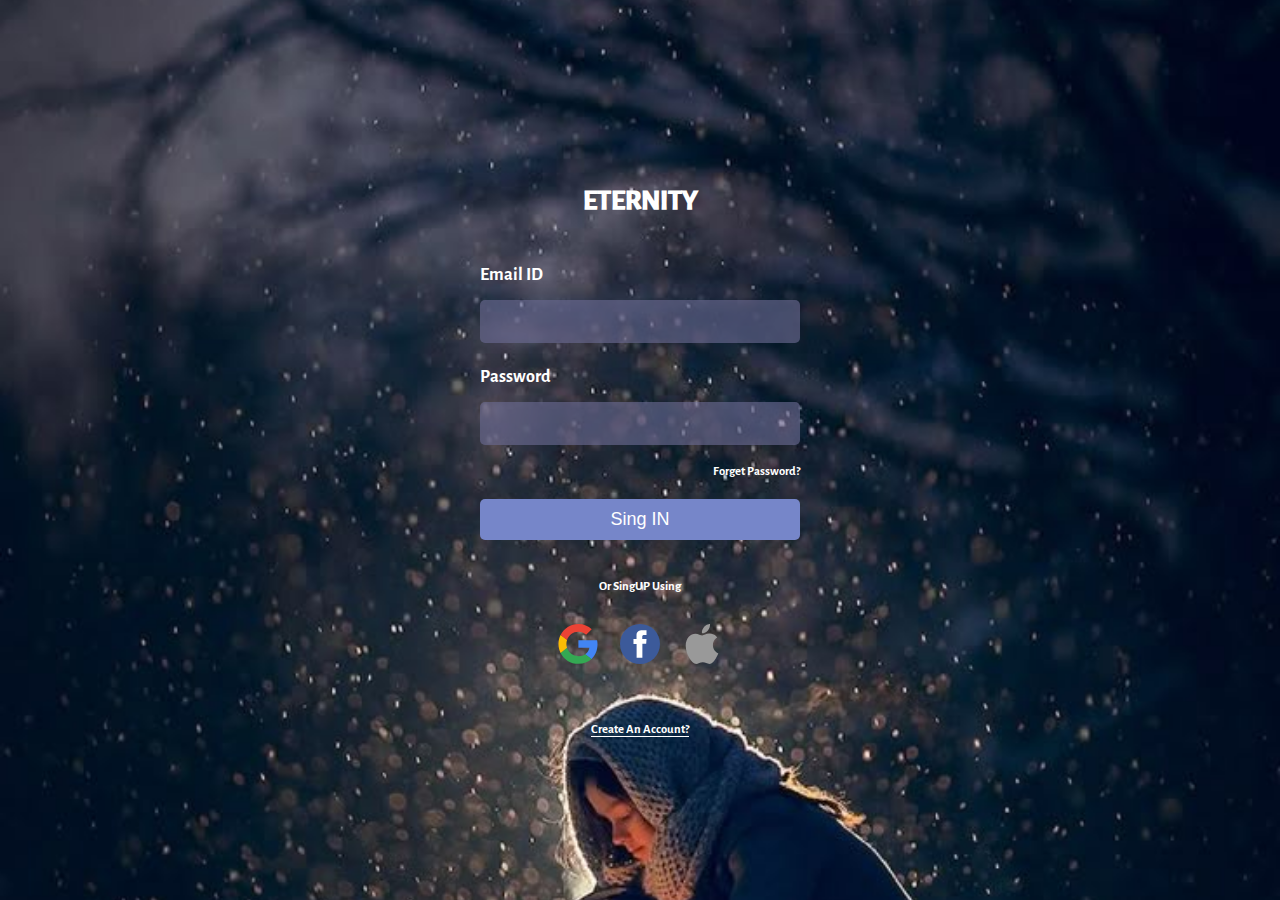
<file: Assingment-2/index.html>
<!DOCTYPE html>
<html lang="en">
<head>
    <meta charset="UTF-8">
    <meta name="viewport" content="width=device-width, initial-scale=1.0">
    <title>Eternity - Login</title>
    <link rel="stylesheet" href="Singin/Signin.css">
    <link rel="preconnect" href="https://fonts.googleapis.com">
  <link rel="preconnect" href="https://fonts.gstatic.com" crossorigin>
  <link href="https://fonts.googleapis.com/css2?family=Gurajada&display=swap" rel="stylesheet">
</head>
<body>
    <div class="container">
      <h1 class="title">ETERNITY</h1>
        <form class="login-form">
            <label for="email">Email ID</label>
            <input type="email" id="email"  required>
            
            <label for="password">Password</label>
            <input type="password" id="password" required>

            <a href="#" class="forgot-password">Forget Password?</a>
            
            <button type="submit" class="btn" onclick="document.location='Home.htm'">Sing IN</button>

            <p class="signup-text">Or SingUP Using</p>
            <div class="social-icons">
                <img src="Singin/google-icon-logo-svgrepo-com.svg" alt="Google">
                <img src="Singin/facebook-3-logo-svgrepo-com.svg" alt="Facebook">
                <img src="Singin/apple-logo-svgrepo-com.svg" alt="Apple">
            </div>

            <p class="create-account"><a href="Signup.html">Create An Account?</a></p>
        </form>
    </div>
</body>
</html>
</file>
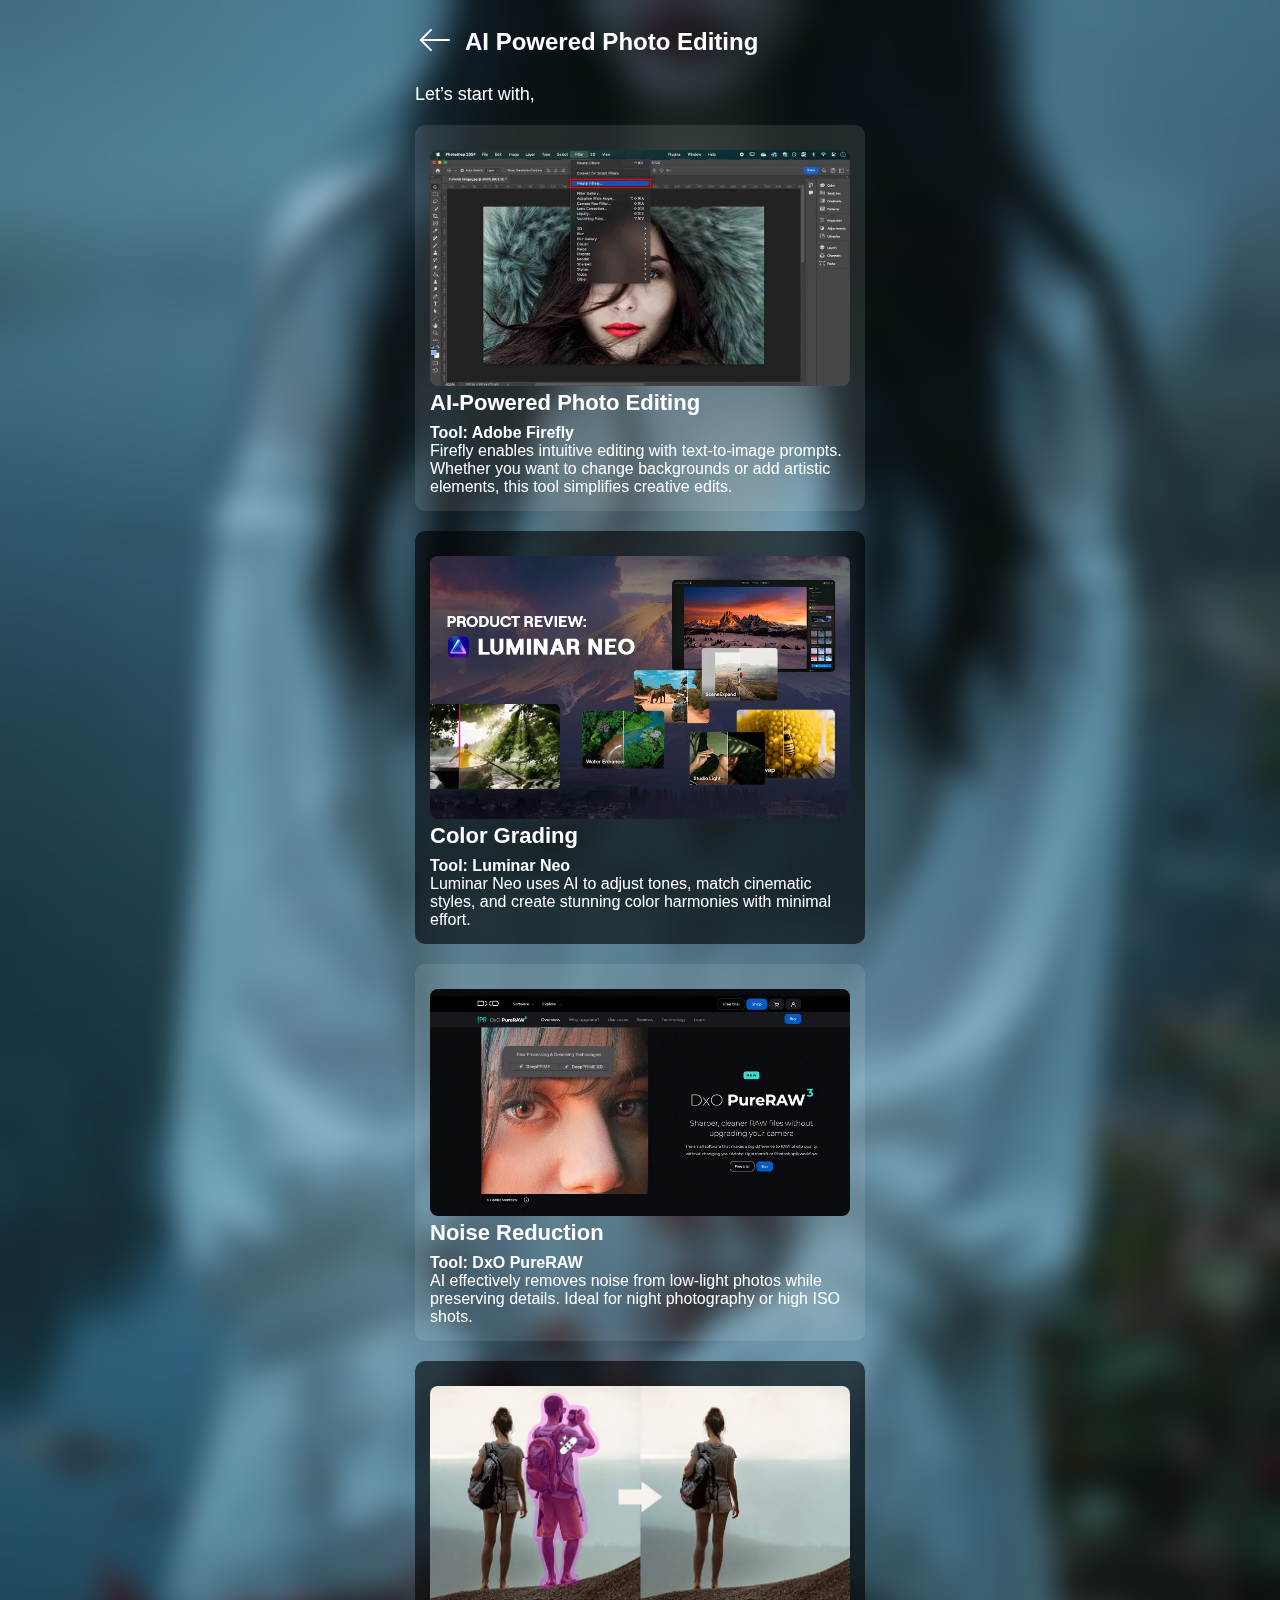
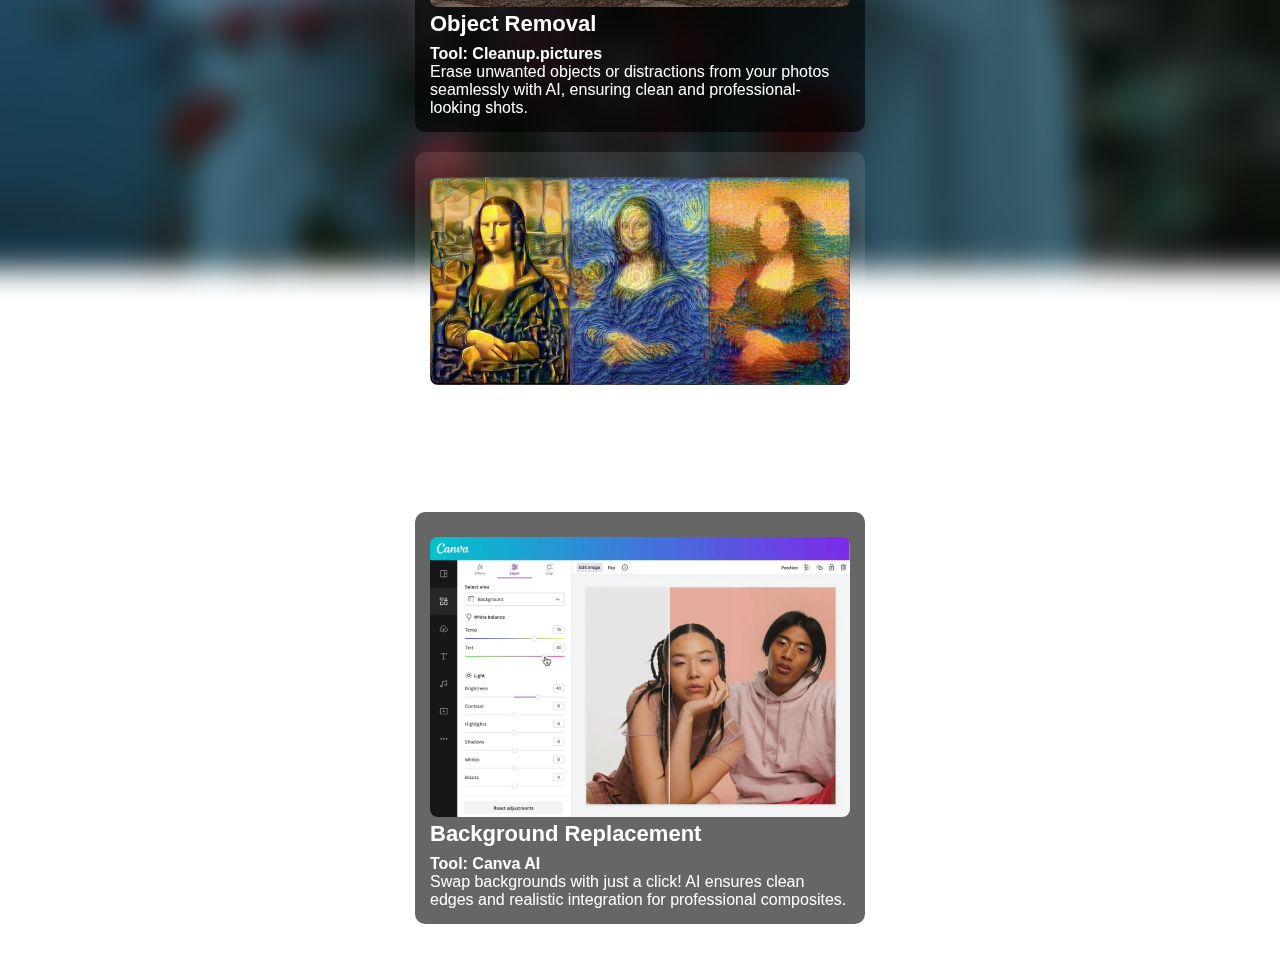
<file: Assingment-2/APE.html>
<!DOCTYPE html>
<html lang="en">
<head>
    <meta charset="UTF-8">
    <meta name="viewport" content="width=device-width, initial-scale=1.0">
    <title>AI Powered Photo Editing</title>
    <link rel="stylesheet" href="APE/APE.css">
</head>
<body>

    <div class="container">
        <div class="header">
            <a href="Home.html"><img src="APE/Arrow Right.svg" alt=""></a>
            <h2>AI Powered Photo Editing</h2>
        </div>

        <section class="intro">
            <p>Let’s start with,</p>
        </section>

        <section class="feature">
            <img src="APE/enhance-image-resolution-in-photoshop-6.avif" alt="Adobe Firefly Example">
            <h3>AI-Powered Photo Editing</h3>
            <p><b>Tool: Adobe Firefly</b><br>Firefly enables intuitive editing with text-to-image prompts. Whether you want to change backgrounds or add artistic elements, this tool simplifies creative edits.</p>
        </section>

        <section class="feature dark">
          <img src="APE/Luminar-neo-banner.webp" alt="Luminar Neo Example">
            <h3>Color Grading</h3>
            <p><b>Tool: Luminar Neo</b><br>Luminar Neo uses AI to adjust tones, match cinematic styles, and create stunning color harmonies with minimal effort.</p>
        </section>

        <section class="feature">
          <img src="APE/dxo-pureraw3-homepage-1920w.webp" alt="DxO PureRAW Example">
            <h3>Noise Reduction</h3>
            <p><b>Tool: DxO PureRAW</b><br>AI effectively removes noise from low-light photos while preserving details. Ideal for night photography or high ISO shots.</p>
        </section>

        <section class="feature dark">
          <img src="APE/jpg-cleaner-2.jpg" alt="Object Removal Example">
            <h3>Object Removal</h3>
            <p><b>Tool: Cleanup.pictures</b><br>Erase unwanted objects or distractions from your photos seamlessly with AI, ensuring clean and professional-looking shots.</p>
        </section>

        <section class="feature">
          <img src="APE/style changer.jpg" alt="Style Transfer Example">
            <h3>Style Transfer</h3>
            <p><b>Tool: DeepArt</b><br>Transform your photo into a digital painting or replicate the style of famous artists with AI-driven style transfer tools.</p>
        </section>

        <section class="feature dark">
          <img src="APE/feature_Change-BG-Color_promo-showcase_012x.webp" alt="Background Replacement Example">
            <h3>Background Replacement</h3>
            <p><b>Tool: Canva AI</b><br>Swap backgrounds with just a click! AI ensures clean edges and realistic integration for professional composites.</p>
        </section>
    </div>

</body>
</html>
</file>
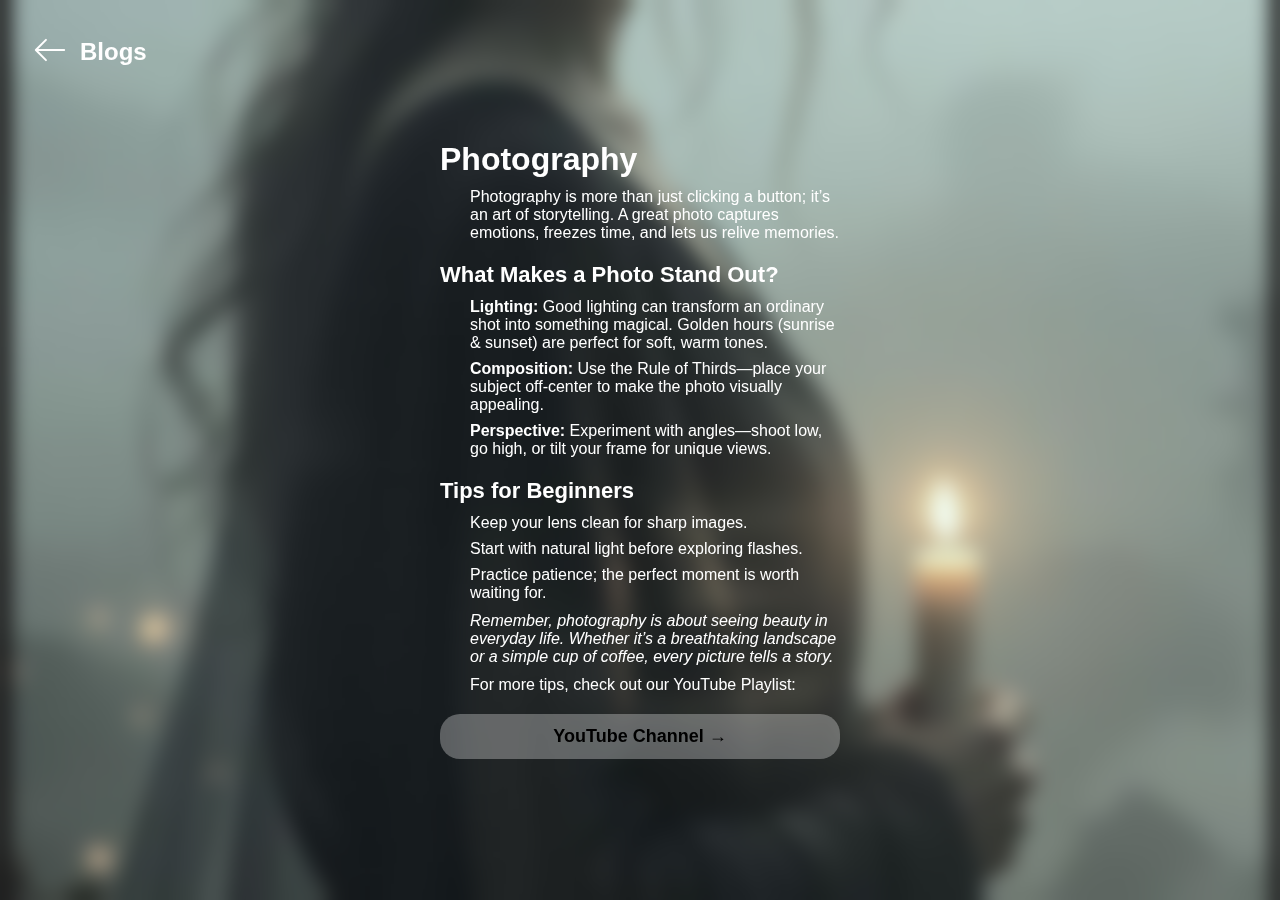
<file: Assingment-2/Blogs.html>
<!DOCTYPE html>
<html lang="en">
<head>
    <meta charset="UTF-8">
    <meta name="viewport" content="width=device-width, initial-scale=1.0">
    <title>Photography Blog</title>
    <link rel="stylesheet" href="Blogs/Blogs.css">
</head>
<body>

    <div class="container">
        <div class="header">
            <a href="Home.html"><img src="Blogs/Arrow Right.svg" alt=""></a>
            <h2>Blogs</h2>
        </div>

        <div class="content">
            <h1>Photography</h1>
            <p>Photography is more than just clicking a button; it’s an art of storytelling. A great photo captures emotions, freezes time, and lets us relive memories.</p>

            <h2>What Makes a Photo Stand Out?</h2>
            <ul>
                <li><b>Lighting:</b> Good lighting can transform an ordinary shot into something magical. Golden hours (sunrise & sunset) are perfect for soft, warm tones.</li>
                <li><b>Composition:</b> Use the Rule of Thirds—place your subject off-center to make the photo visually appealing.</li>
                <li><b>Perspective:</b> Experiment with angles—shoot low, go high, or tilt your frame for unique views.</li>
            </ul>

            <h2>Tips for Beginners</h2>
            <ul>
                <li>Keep your lens clean for sharp images.</li>
                <li>Start with natural light before exploring flashes.</li>
                <li>Practice patience; the perfect moment is worth waiting for.</li>
            </ul>

            <p class="closing">Remember, photography is about seeing beauty in everyday life. Whether it’s a breathtaking landscape or a simple cup of coffee, every picture tells a story.</p>

            <p class="youtube-info">For more tips, check out our YouTube Playlist:</p>
            <button class="youtube-btn" scr="">YouTube Channel →</button>
        </div>
    </div>

</body>
</html>
</file>
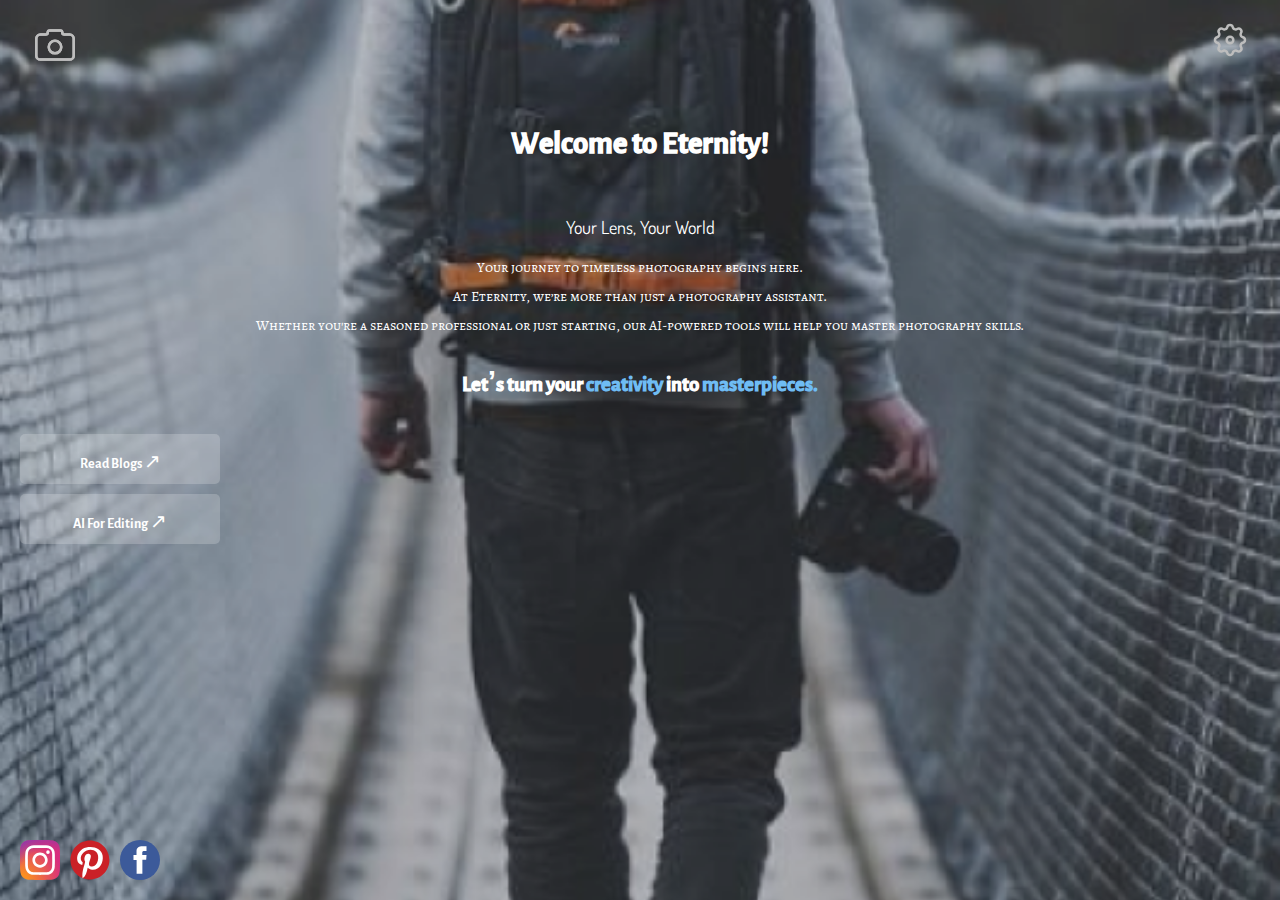
<file: Assingment-2/Home.html>
<!DOCTYPE html>
<html lang="en">
<head>
    <meta charset="UTF-8">
    <meta name="viewport" content="width=device-width, initial-scale=1.0">
    <title>Eternity</title>
    <link rel="stylesheet" href="Home/Home.css">
    <link rel="preconnect" href="https://fonts.googleapis.com">
<link rel="preconnect" href="https://fonts.gstatic.com" crossorigin>
<link href="https://fonts.googleapis.com/css2?family=Alegreya+SC:ital,wght@0,400;0,500;0,700;0,800;0,900;1,400;1,500;1,700;1,800;1,900&family=Gurajada&display=swap" rel="stylesheet">

<link rel="preconnect" href="https://fonts.googleapis.com">
<link rel="preconnect" href="https://fonts.gstatic.com" crossorigin>
<link href="https://fonts.googleapis.com/css2?family=Alegreya+SC:ital,wght@0,400;0,500;0,700;0,800;0,900;1,400;1,500;1,700;1,800;1,900&family=Gurajada&display=swap" rel="stylesheet">

<link rel="preconnect" href="https://fonts.googleapis.com">
<link rel="preconnect" href="https://fonts.gstatic.com" crossorigin>
<link href="https://fonts.googleapis.com/css2?family=Alegreya+SC:ital,wght@0,400;0,500;0,700;0,800;0,900;1,400;1,500;1,700;1,800;1,900&family=Dosis:wght@200..800&family=Gurajada&display=swap" rel="stylesheet">
</head>
<body>
    <div class="container">
        <header>
            <nav>
                <a href="Profile.html"><img class="camera-icon" src="Home/Camera.svg"></a>
                <a href="Settings.html"><img class="settings-icon" src="Home/Settings.svg"></a>
            </nav>
        </header>
        <div><h1 class="hed">Welcome to Eternity!</h1></div>
        <div><p class="tagline">Your Lens, Your World</p></div>
        <section class="intro">
            <p>Your journey to timeless photography begins here.</p>
            <p>At Eternity, we’re more than just a photography assistant.</p>
            <p>Whether you're a seasoned professional or just starting, our AI-powered tools will help you master photography skills.</p>
        </section>

        <section class="highlight">
            <h2>Let’s turn your <span>creativity</span> into <span>masterpieces.</span></h2>
        </section>

        <div class="buttons">
            <button class="btn" onclick="document.location='Blogs.html'">Read Blogs ↗</button>
            <button class="btn" onclick="document.location='APE.html'">AI For Editing ↗</button>
        </div>

            <div class="social-icons">
                <img class="social-icons-1" src="Home/instagram-2-1-logo-svgrepo-com.svg">
                <img class="social-icons-2" src="Home/pinterest-1-logo-svgrepo-com.svg">
                <img class="social-icons-3" src="Home/facebook-3-logo-svgrepo-com.svg">
            </div>
    </div>
</body>
</html>
</file>
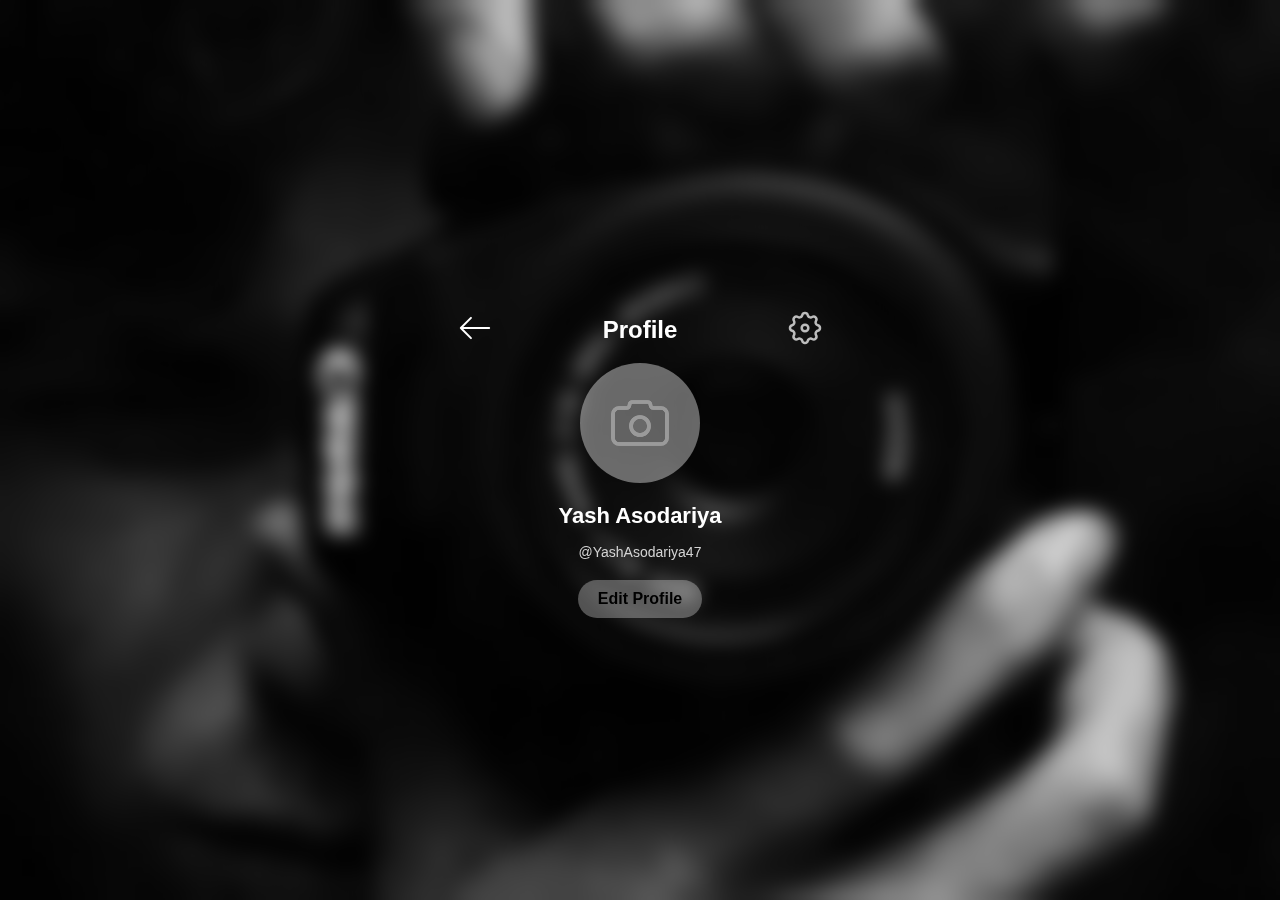
<file: Assingment-2/Profile.html>
<!DOCTYPE html>
<html lang="en">
<head>
    <meta charset="UTF-8">
    <meta name="viewport" content="width=device-width, initial-scale=1.0">
    <title>Profile Page</title>
    <link rel="stylesheet" href="Profile/Profile.css">
</head>
<body>

    <div class="container">
        <div class="header">
            <a href="Home.html"><img src="Profile/Arrow Right.svg" alt=""></a>
            <h2>Profile</h2>
            <a href="Settings.html" ><img src="Profile/Settings.svg" alt=""></a>
        </div>

        <div class="profile">
            <div class="profile-pic">
                <img src="Profile/Camera.svg" alt="Profile Picture">
            </div>
            <h3>Yash Asodariya</h3>
            <p class="username">@YashAsodariya47</p>
            <button class="edit-btn">Edit Profile</button>
        </div>
    </div>

</body>
</html>
</file>
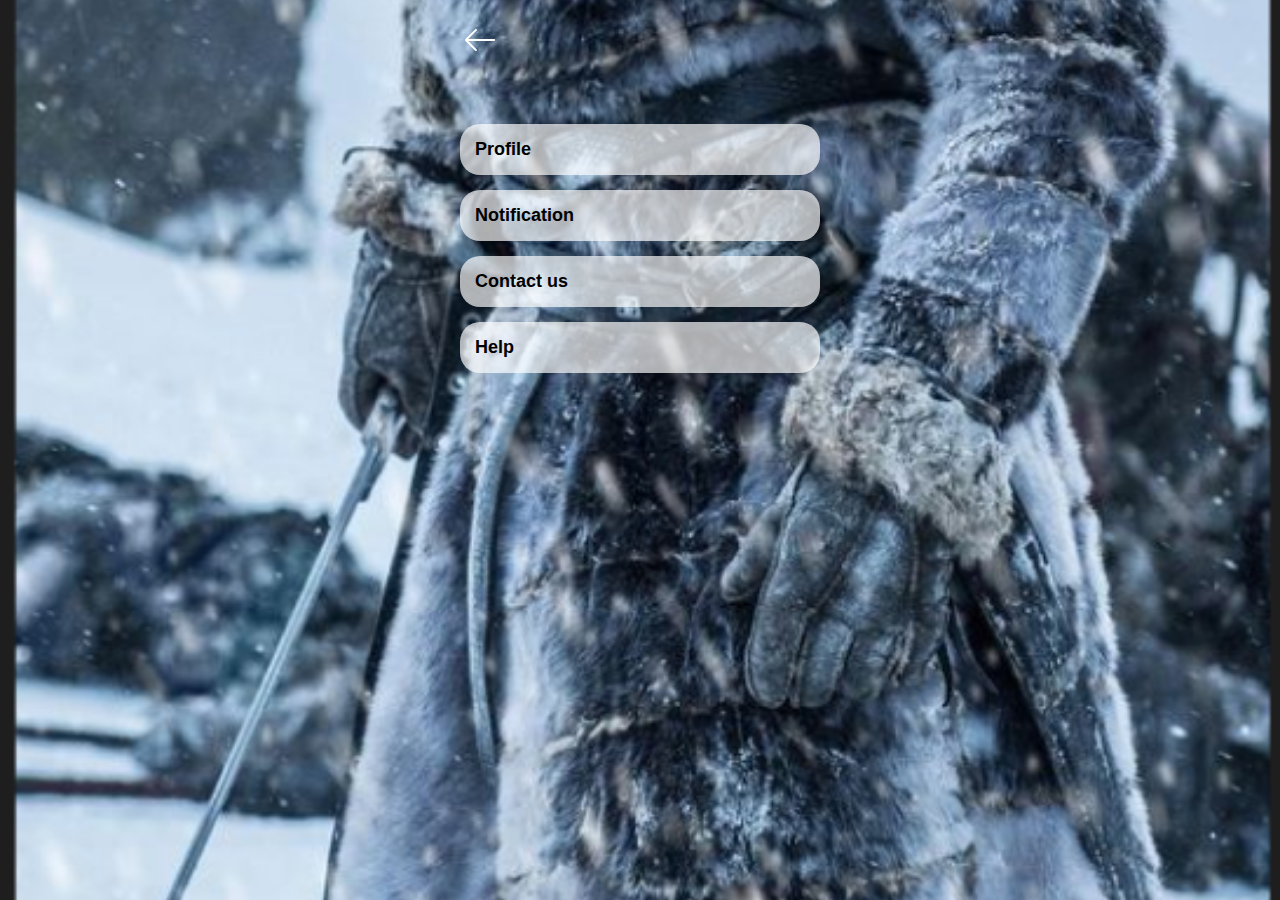
<file: Assingment-2/Settings.html>
<!DOCTYPE html>
<html lang="en">
<head>
    <meta charset="UTF-8">
    <meta name="viewport" content="width=device-width, initial-scale=1.0">
    <title>Settings Menu</title>
    <link rel="stylesheet" href="Settings/Setting.css">
</head>
<body>

    <div class="container">
        <a href="Home.html" class="back-button"><img src="Settings/Arrow Right.svg" alt=""></a> <!-- Back Arrow -->
        <div class="menu">
            <div class="menu-item" onclick="document.location='Profile.html'">Profile</div>
            <div class="menu-item">Notification</div>
            <div class="menu-item">Contact us</div>
            <div class="menu-item">Help</div>
        </div>
    </div>

</body>
</html>
</file>
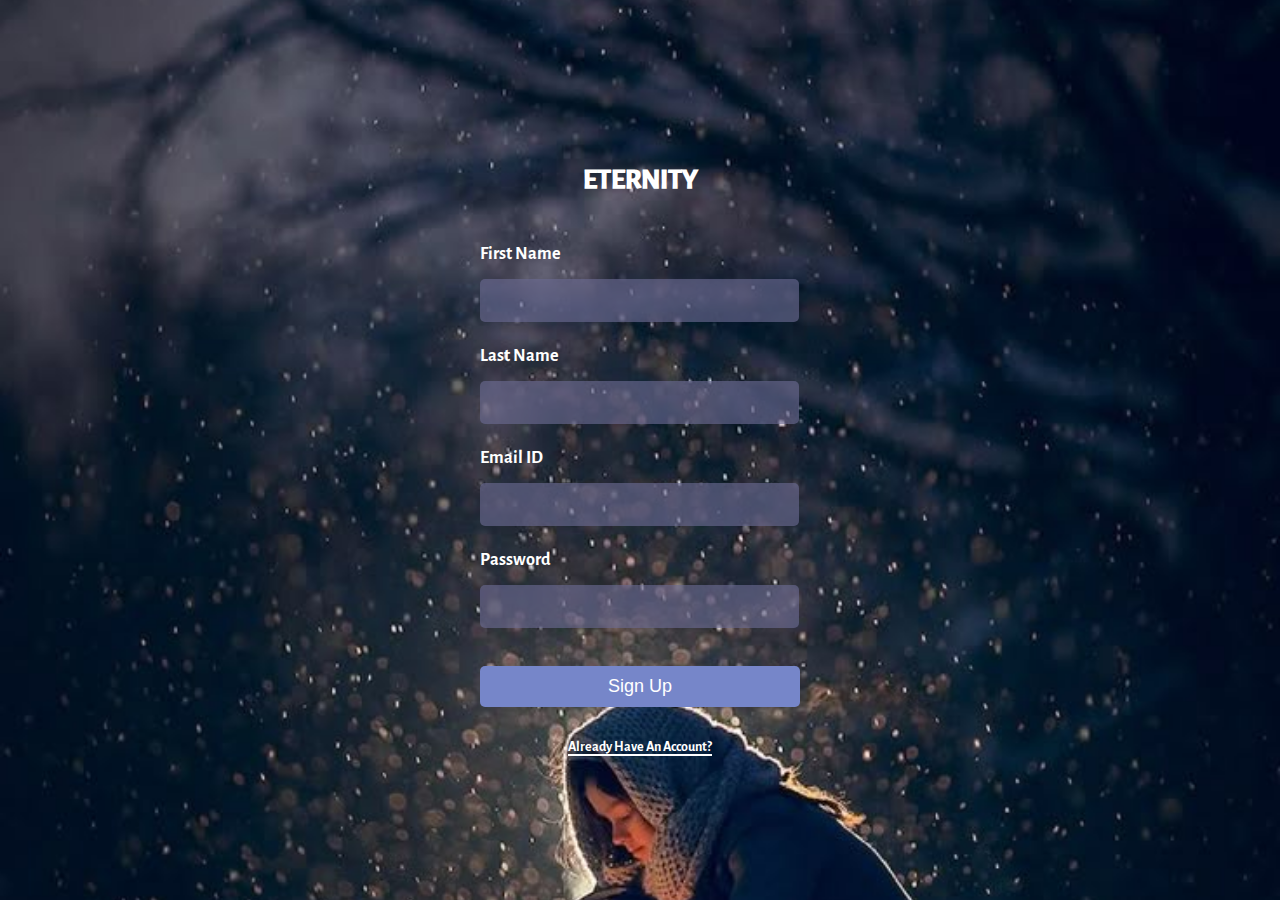
<file: Assingment-2/Signup.html>
<!DOCTYPE html>
<html lang="en">
<head>
    <meta charset="UTF-8">
    <meta name="viewport" content="width=device-width, initial-scale=1.0">
    <title>Eternity - Sign Up</title>
    <link rel="stylesheet" href="Singup/Singup.css">
    <link rel="stylesheet" href="Singin/Signin.css">
    <link rel="preconnect" href="https://fonts.googleapis.com">
  <link rel="preconnect" href="https://fonts.gstatic.com" crossorigin>
  <link href="https://fonts.googleapis.com/css2?family=Gurajada&display=swap" rel="stylesheet">
</head>
<body>
    <div class="container">
        <h1 class="title">ETERNITY</h1>
        <form class="signup-form">
            <label for="first-name">First Name</label>
            <input type="text" id="first-name" required>
            
            <label for="last-name">Last Name</label>
            <input type="text" id="last-name" required>

            <label for="email">Email ID</label>
            <input type="email" id="email"required>

            <label for="password">Password</label>
            <input type="password" id="password" required>

            <button type="submit" class="btn" onclick="document.location='Home.html'">Sign Up</button>

            <p class="login-text"><a href="index.html">Already Have An Account?</a></p>
        </form>
    </div>
</body>
</html>
</file>
<file: Assingment-2/Singin/Signin.css>
body {
  margin: 0;
  padding: 0;
  font-family: 'Gurajada', sans-serif;
  background: url('background.jpg') no-repeat center center/cover;
  display: flex;
  justify-content: center;
  align-items: center;
  height: 100vh;
  background-image: url(Tumblr.jpg);
}
.container {
  padding: px;
  border-radius: 10px;
  text-align: center;
  width: 320px;
}

.title {
  color: white;
  font-size: 40px;
  margin-bottom: 10px;
}

.login-form {
  display: flex;
  flex-direction: column;
}

label {
  color: white;
  text-align: left;
  font-size: 26px;
}

input {
  width: 98%px;
  padding: 10px;
  margin-bottom: 8px;
  border-radius: 5px;
  border: none;
  font-size: 20px;
  outline: none;
  background-color: rgba(105, 106, 145, 0.645);
  color: lightgray;
}

.forgot-password {
  color: white;
  font-size: 18px;
  text-align: right;
  margin-bottom: 10px;
  text-decoration: none;
}

.btn {
  background-color: #7686c9;
  color: white;
  border: none;
  padding: 10px;
  border-radius: 5px;
  font-size: 18px;
  cursor: pointer;
  margin-bottom: 10px;
}

.signup-text {
  color: white;
  font-size: 18px;
  margin-bottom: 10px;
}

.social-icons img {
  width: 40px;
  margin: 10px;
  cursor: pointer;
}

.create-account {
  color: white;
  font-size: 18px;
  margin-top: 25px;
  cursor: pointer;
}

.create-account a {
  color: white;
  text-decoration: underline;
  text-underline-offset: 3px;
}

.create-account a:hover {
  color: white;
  text-decoration: underline;
}

.create-account a:visited {
  color: white;
}

.create-account a:active {
  color: white;
}
</file>
<file: Assingment-2/Home/Home.css>
* {
    margin: 0;
    padding: 0;
    box-sizing: border-box;
    font-family: 'Gurajada', sans-serif;
}

body {
    background: url(home_background.png) no-repeat center center/cover;
    display: flex;
    justify-content: center;
    align-items: center;
    flex-direction: row;
}

.container {
    width: 100%;
    text-align: center;
    color: white;
    padding: 20px;
    border-radius: 10px;
}

header {
    display: flex;
    justify-content: space-between;
    align-items: center;
    justify-content: space-evenly;
    
}

.camera-icon{
  font-size: 16px;
  cursor: pointer;
  position: absolute;
  left: 30px;
}
.settings-icon{
  font-size: 16px;
  cursor: pointer;
  position: absolute;
  right: 30px;
}
h1 {
    font-size: 44px;
    font-weight: bold;
    margin-top: 80px;
    margin-bottom: 30px;
}

.tagline {
    font-size: 18px;
    margin-bottom: 20px;
    font-family: Dosis;
}

.intro p {
    font-size: 14px;
    margin-bottom: 10px;
    font-family: Alegreya SC;
}

.highlight h2 {
    font-size: 30px;
    font-weight: bold;
    margin-top: 20px;
}

.highlight span {
    color: #6fbcf4;
}

.buttons {
    margin-top: 20px;
    vertical-align: middle;
}

.btn {
    display: block;
    width: 200px;
    height: 50px;
    background: rgba(255, 255, 255, 0.2);
    border: none;
    padding: 10px;
    margin: 10px 0;
    font-size: 18px;
    color: white;
    border-radius: 5px;
    cursor: pointer;
    font-size: 20px;
}

.btn:hover {
    background: rgba(255, 255, 255, 0.3);
}

footer {
    margin-top: 20px;
}

.social-icons{
    margin: 0 10px;
    cursor: pointer;
}
.social-icons-1{
  width: 40px;
  position: absolute;
  bottom: 20px;
  left: 20px;
}
.social-icons-2{
  width: 40px;
  position: absolute;
  bottom: 20px;
  left: 70px;
}

.social-icons-3{
  width: 40px;
  position: absolute;
  bottom: 20px;
  left: 120px;
}
</file>
<file: Assingment-2/Settings/Setting.css>
* {
  margin: 0;
  padding: 0;
  box-sizing: border-box;
  font-family: Arial, sans-serif;
}

body {
  display: flex;
  justify-content: center;
  align-items: center;
  background: url('Setting-background.png') no-repeat center center/cover;
}

.container {
  width: 100%;
  max-width: 400px;
  padding: 20px;
  position: relative;
}

.menu {
  display: flex;
  flex-direction: column;
  gap: 15px;
  margin-top: 60px;
}

.menu-item {
  background: rgba(255, 255, 255, 0.678);
  padding: 15px;
  border-radius: 20px;
  text-align: left;
  font-size: 18px;
  font-weight: bold;
  color: black;
  cursor: pointer;
  transition: 0.3s;
}

.menu-item:hover {
  background: rgba(255, 255, 255, 0.4);
}
</file>
<file: Assingment-2/Singup/Singup.css>
body {
  margin: 0;
  padding: 0;
  font-family: 'Gurajada', sans-serif;
  background: url('background.jpg') no-repeat center center/cover;
  display: flex;
  justify-content: center;
  align-items: center;
  height: 100vh;
  background-image: url(Tumblr.jpg);
}

.container {
  padding: 20px;
  border-radius: 10px;
  text-align: center;
  width: 320px;
}

.title {
  color: white;
  font-size: 40px;
  margin-bottom: 20px;
}

.signup-form {
  display: flex;
  flex-direction: column;
}

label {
  color: white;
  text-align: left;
  font-size: 18px;
}

input {
  width: 93.5%;
  padding: 10px;
  margin-bottom: 10px;
  border-radius: 5px;
  border: none;
  font-size: 20px;
  color: white;
  background-color: rgba(105, 106, 145, 0.645);
  color: lightgray;
}
.btn {
  background-color: #7686c9;
  color: white;
  border: none;
  padding: 12px;
  border-radius: 5px;
  font-size: 18px;
  cursor: pointer;
  margin-bottom: 10px;
  margin-top: 30px;
}

.login-text {
  color: white;
  font-size: 20px;
  margin-top: 10px;
  cursor: pointer;
}

.login-text a {
  color: white;
  text-decoration: underline;
  text-underline-offset: 3px;
}

.login-text a:hover {
  color: white;
  text-decoration: underline;
}

.login-text a:visited {
  color: white;
}

.login-text a:active {
  color: white;
}
</file>
<file: Assingment-2/APE/APE.css>
/* Reset and General Styling */
* {
  margin: 0;
  padding: 0;
  box-sizing: border-box;
  font-family: Arial, sans-serif;
}

/* Fixed Background */
body {
  background: url('APE-back-ground.png') no-repeat center center/cover;
  background-attachment: fixed;
  color: white;
  overflow-x: hidden;
  backdrop-filter: blur(15px);
}

/* Scrollable Content Container */
.container {
  width: 90%;
  max-width: 450px;
  margin: auto;
  padding-bottom: 50px;
}

/* Header */
.header {
  display: flex;
  align-items: center;
  gap: 10px;
  padding: 20px 0;
}
/* Section Styling */
.intro p {
  font-size: 18px;
  margin-bottom: 10px;
}

.feature {
  background: rgba(255, 255, 255, 0.1);
  padding: 15px;
  margin-top: 20px;
  border-radius: 10px;
}

.feature.dark {
  background: rgba(0, 0, 0, 0.6);
}

.feature h3 {
  font-size: 22px;
  margin-bottom: 8px;
}

.feature p {
  font-size: 16px;
}

.feature img {
  width: 100%;
  border-radius: 8px;
  margin-top: 10px;
}

/* Responsive */
@media (max-width: 768px) {
  .container {
      width: 95%;
  }
}
</file>
<file: Assingment-2/Blogs/Blogs.css>
/* Reset and General Styling */
* {
  margin: 0;
  padding: 0;
  box-sizing: border-box;
  font-family: Arial, sans-serif;
}

/* Full-Screen Background */
body {
  height: 100vh;
  display: flex;
  justify-content: center;
  align-items: center;
  background: url('Blogs-back-ground.png') no-repeat center center/cover;
  backdrop-filter: blur(10px);
  color: white;
}

/* Container */
.container {
  width: 90%;
  max-width: 400px;
  text-align: left;
}

/* Header */
.header {
  display: flex;
  align-items: center;
  gap: 10px;
  margin-bottom: 20px;
  position: absolute;
  top: 30px;
  left: 30px;
}

/* Content Styling */
.content h1 {
  font-size: 32px;
  font-weight: bold;
  margin-bottom: 10px;
}

.content h2 {
  font-size: 22px;
  margin-top: 20px;
}

.content p, .content ul {
  font-size: 16px;
  margin-top: 10px;
  padding-left: 30px;
}

.content ul {
  list-style: none;
}

.content ul li {
  margin: 8px 0;
}

/* Closing Text */
.closing {
  font-style: italic;
  margin-top: 20px;
}

/* YouTube Button */
.youtube-info {
  margin-top: 30px;
  font-size: 16px;
}

.youtube-btn {
  margin-top: 20px;
  width: 100%;
  padding: 12px;
  font-size: 18px;
  font-weight: bold;
  background: rgba(255, 255, 255, 0.3);
  border: none;
  border-radius: 20px;
  cursor: pointer;
  color: black;
  transition: 0.3s;
}

.youtube-btn:hover {
  background: rgba(255, 255, 255, 0.5);
}
</file>
<file: Assingment-2/Profile/Profile.css>
/* Reset and General Styling */
* {
  margin: 0;
  padding: 0;
  box-sizing: border-box;
  font-family: Arial, sans-serif;
}

/* Full-Screen Background */
body {
  height: 100vh;
  display: flex;
  justify-content: center;
  align-items: center;
  background: url('Profile-background.png') no-repeat center center/cover;
  backdrop-filter: blur(10px);
}

/* Container */
.container {
  width: 100%;
  max-width: 400px;
  text-align: center;
  position: relative;
}

/* Header */
.header {
  display: flex;
  justify-content: space-between;
  align-items: center;
  padding: 15px;
  position: absolute;
  top: 10px;
  width: 100%;
}
.header h2{
  color: white;
}

/* Profile Section */
.profile {
  margin-top: 80px;
  display: flex;
  flex-direction: column;
  align-items: center;
}

/* Profile Picture */
.profile-pic {
  width: 120px;
  height: 120px;
  background: rgba(255, 255, 255, 0.395);
  border-radius: 50%;
  display: flex;
  justify-content: center;
  align-items: center;
}

.profile-pic img {
  width: 60%;
  opacity: 0.6;
}

h3 {
  margin-top: 20px;
  font-size: 22px;
  color: white;
}

.username {
  font-size: 14px;
  margin-top: 15px;
  color: lightgray;
}

/* Edit Button */
.edit-btn {
  margin-top: 20px;
  padding: 10px 20px;
  font-size: 16px;
  font-weight: bold;
  background: rgba(255, 255, 255, 0.3);
  border: none;
  border-radius: 20px;
  cursor: pointer;
  color: black;
  transition: 0.3s;
}

.edit-btn:hover {
  background: rgba(255, 255, 255, 0.5);
}
</file>
